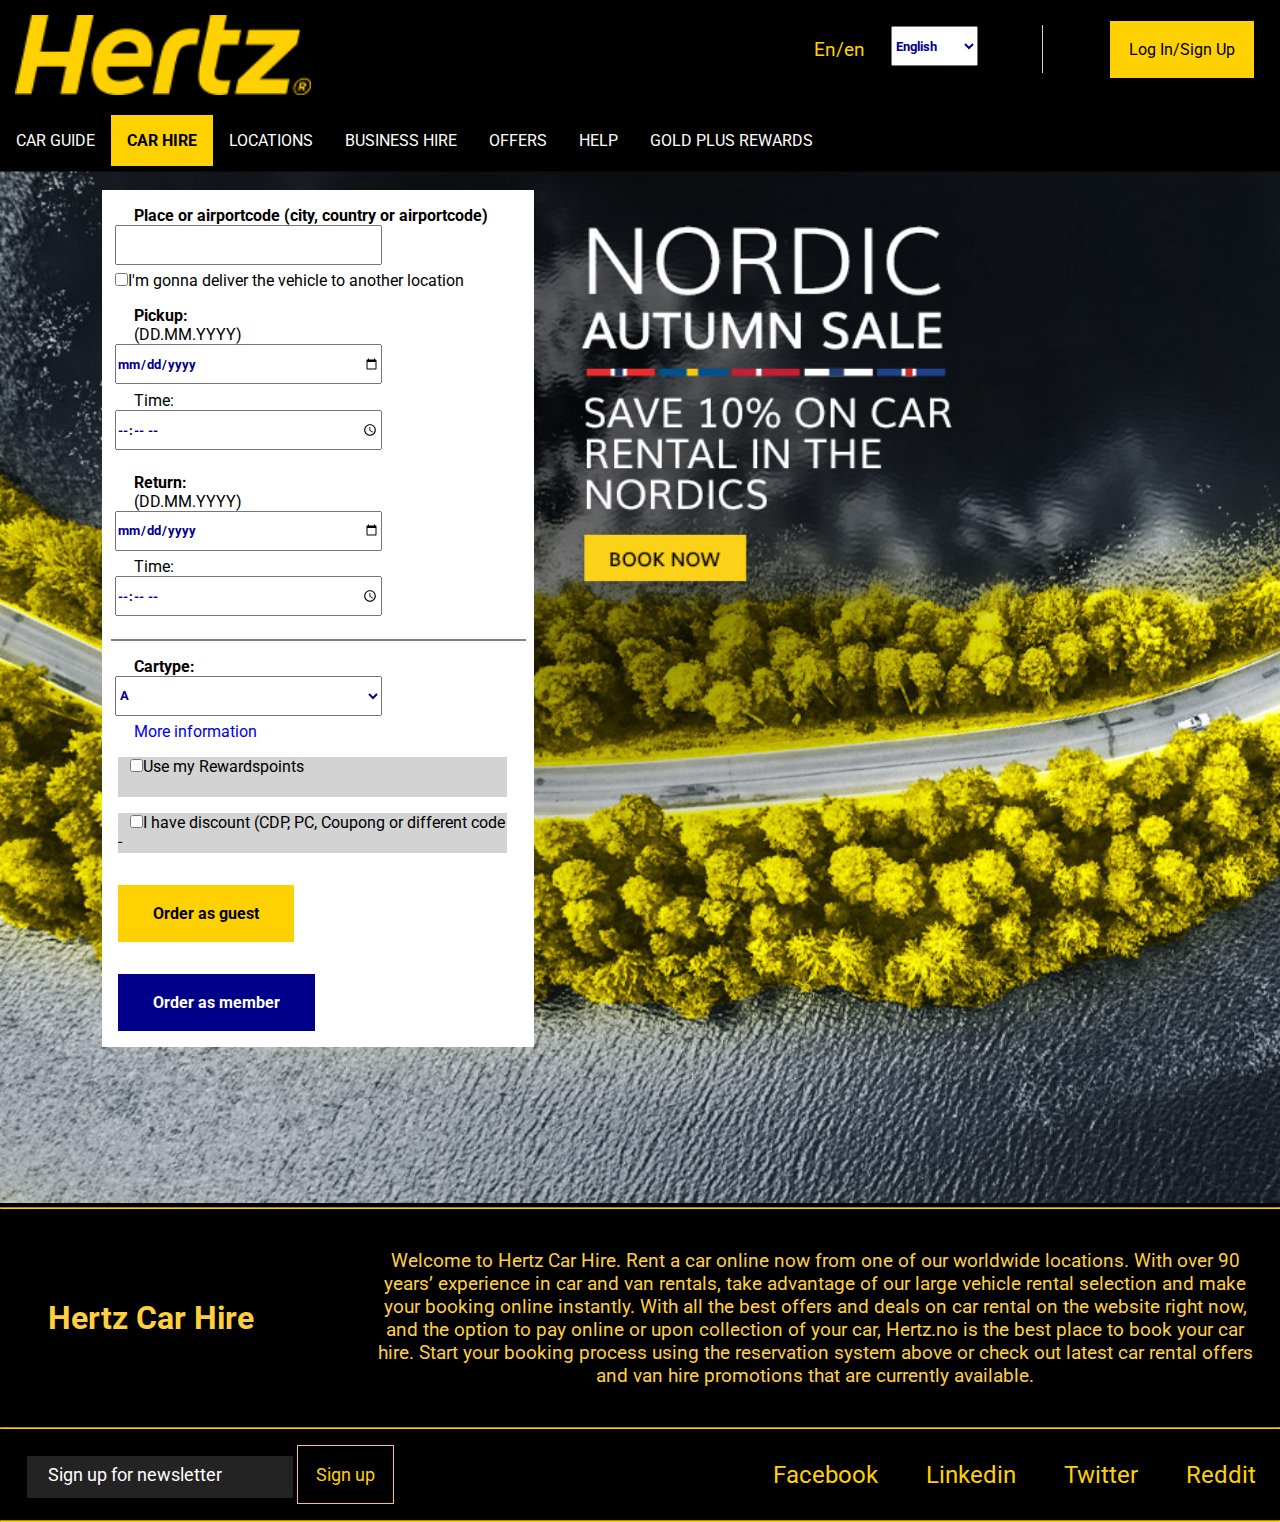
<file: index.html>
<!DOCTYPE html>
<html lang="en">
<head>
    <meta charset="UTF-8">
    <title>Car hire</title>
    <link type="text/css" rel="stylesheet" href="css/desktop.css"/>
    <link type="text/css" rel="stylesheet" href="css/mobile.css"/>
    <link type="text/css" rel="stylesheet" href="css/tablet.css"/>
    <link href="https://fonts.googleapis.com/css?family=Roboto&display=swap" rel="stylesheet">
</head>
<body>

<nav role="navigation" class="nav-bar">
    <div class="top-nav">
        <a href="index.html"><img id="logo" src="images/logo_hertz_app.png" alt="Hertz logo, click for home"></a>
        <form class="language-chooser" name="choose language">
            <label class="language-label" for="languages">En/en</label>
            <select name="languages" id="languages">
                <option name="english" value="english">
                    English
                </option>
                <option name="norsk" value="norsk">
                    Norsk
                </option>
                <option name="deutsch" value="deutsch">
                    Deutsch
                </option>
            </select>
            <div id="line-between-lan-and-sign"></div>
        </form>
        <div class="sign-up-button">
            <a href="service_not_implemented_yet.html">Log In/Sign Up</a>
        </div>
    </div>
    <ul class="menu-bar">
        <li><a href="car_list.html">CAR GUIDE</a></li>
        <li class="active-link"><a href="index.html">CAR HIRE</a></li>
        <li><a href="service_not_implemented_yet.html">LOCATIONS</a></li>
        <li><a href="service_not_implemented_yet.html">BUSINESS HIRE</a></li>
        <li><a href="service_not_implemented_yet.html">OFFERS</a></li>
        <li><a href="service_not_implemented_yet.html">HELP</a></li>
        <li><a href="service_not_implemented_yet.html">GOLD PLUS REWARDS</a></li>
    </ul>
    <nav role="navigation" id="collapsed-menu">
        <button onclick=openmenu() role="button">MENU</button>
        <ul id="collapsed-menu-bar" class="hide-collapsed-menu">
            <li><a href="car_list.html">CAR GUIDE</a></li>
            <li><a href="index.html">CAR HIRE</a></li>
            <li><a href="service_not_implemented_yet.html">LOCATIONS</a></li>
            <li><a href="service_not_implemented_yet.html">BUSINESS HIRE</a></li>
            <li><a href="service_not_implemented_yet.html">OFFERS</a></li>
            <li><a href="service_not_implemented_yet.html">HELP</a></li>
            <li><a href="service_not_implemented_yet.html">GOLD PLUS REWARDS</a></li>
            <li>
                <label class="language-label" for="languages_collapsed">EN/en</label>
                <select name="languages" id="languages_collapsed">
                    <option name="english" value="english">
                        English
                    </option>
                    <option name="norsk" value="norsk">
                        Norsk
                    </option>
                    <option name="deutsch" value="deutsch">
                        Deutsch
                    </option>
                </select>
            </li>
            <li><a href="service_not_implemented_yet.html">LOG IN/SIGN UP</a></li>
        </ul>
    </nav>
</nav>

<div class="res-div">
    <a href="service_not_implemented_yet.html" role="link" aria-label="Home">
        <img role="img" src="images/940x762-nordic-autumn-sale-carousel.jpg"
             alt="Nordic autumn sale, get a 10% discount on cars in the nordics"/>
    </a>
    <div id="res-form-index">
        <form role="form" action="order_form.html">
            <div>
                <label for="place-or-city-code"><h3>Place or airportcode (city, country or airportcode)</h3>
                </label><input
                    id="place-or-city-code" name="placeO3rCity" type="text">
            </div>
            <div>
                <input type="checkbox" role="checkbox" id="return-different-place-checkbox"><label
                    for="return-different-place-checkbox" id="label-return-dif-place">I'm gonna deliver the vehicle to
                another location</label>
            </div>
            <div>
                <h3>Pickup:</h3>
                <label for="pickup-input"><p>(DD.MM.YYYY)</p></label>
                <input type="date" id="pickup-input">
                <label for="pickup-time"><p>Time:</p></label><input type="time" id="pickup-time">
            </div>
            <div>
                <h3>Return:</h3>
                <label for="return-input"><p>(DD.MM.YYYY)</p></label>
                <input type="date" id="return-input">
                <label for="return-time"><p>Time:</p></label><input type="time" id="return-time">
            </div>
            <div id="res-form-hr"></div>
            <div>
                <label for="car-type-input"><h3>Cartype:</h3></label>
                <select id="car-type-input" name="carType">
                    <option value="A" value="A">A</option>
                    <option value="B" value="B">B</option>
                    <option value="C" value="C">C</option>
                    <option value="D" value="D">D</option>
                    <option value="EL" value="EL">EL</option>
                </select>
            </div>
            <div>
                <a href="car_list.html">More information</a>
            </div>
            <div id="use-reward-points-div">
                <input type="checkbox" id="use-reward-points-checkbox"><label for="use-reward-points-checkbox">Use
                my
                Rewardspoints</label></div>
            <div id="i-have-discount-div">
                <input type="checkbox" id="i-have-discount-checkbox"><label for="i-have-discount-checkbox">I have
                discount (CDP, PC, Coupong or different code -</label></div>
            <div>
                <input type="submit" name="guest" value="Order as guest" id="order-button-guest"
                       class="order-button">
                <input type="submit" name="member" value="Order as member" id="order-button-member"
                       class="order-button">
            </div>
        </form>
    </div>
    <hr class="splitHr">

    <div class="bottomContent">
        <div>
            <h1>Hertz Car Hire</h1>
        </div>
        <div>

            Welcome to Hertz Car Hire. Rent a car online now from one of our worldwide locations. With over 90 years’
            experience in car and van rentals, take advantage of our large vehicle rental selection and make your
            booking online instantly. With all the best offers and deals on car rental on the website right now, and the
            option to pay online or upon collection of your car, Hertz.no is the best place to book your car hire. Start
            your booking process using the reservation system above or check out latest car rental offers and van hire
            promotions that are currently available.
        </div>
    </div>
</div>
<hr class="splitHr">
<div class="socialMediaBar">
    <div id="newsletter">
        <form>
            <input aria-label="Sign up for newsletter" type="text" placeholder="Sign up for newsletter"
                   class="newsletterInput">
            <input type="submit" value="Sign up" class="submitButton"/>
        </form>
    </div>
    <div id="socialMediaLinks">
        <ul>
            <li><a href="#">Facebook</a></li>
            <li><a href="#">Linkedin</a></li>
            <li><a href="#">Twitter</a></li>
            <li><a href="#">Reddit</a></li>
        </ul>
    </div>
</div>
<hr class="splitHr">
<script src="js/menuhandler.js"></script>
</body>
</html>
</file>
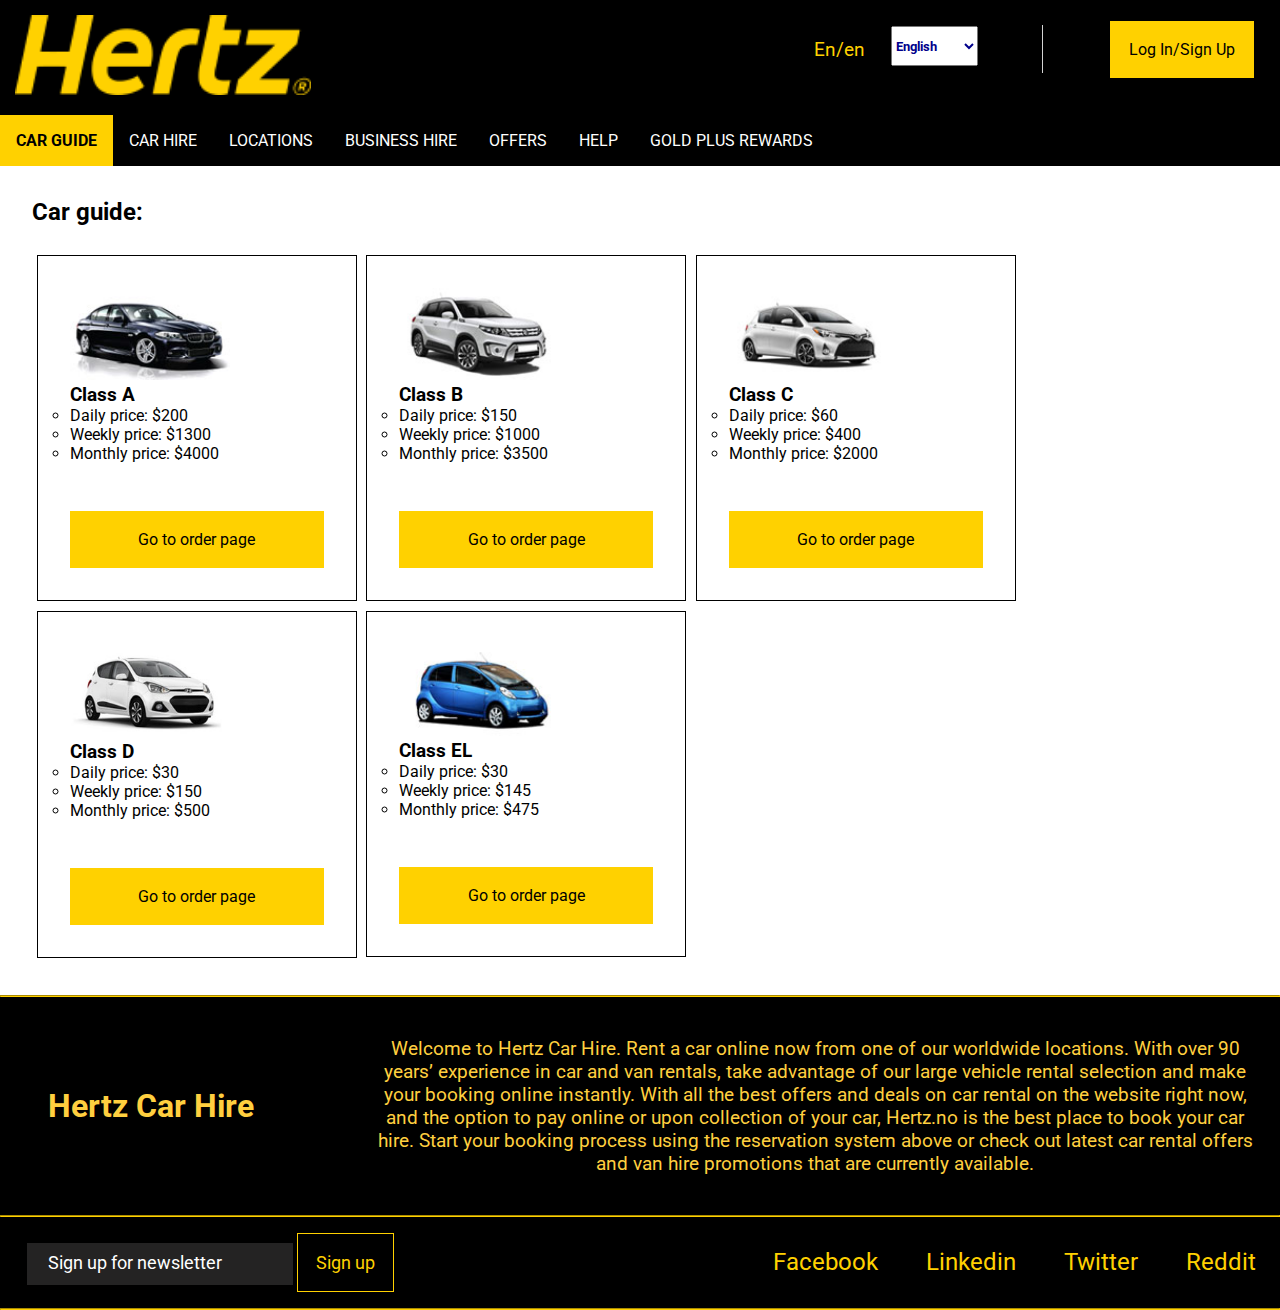
<file: car_list.html>
<!DOCTYPE html>
<html lang="en">
<head>
    <meta charset="UTF-8">
    <title>Cars</title>
    <link type="text/css" rel="stylesheet" href="css/desktop.css"/>
    <link type="text/css" rel="stylesheet" href="css/mobile.css"/>
    <link type="text/css" rel="stylesheet" href="css/tablet.css"/>
    <link href="https://fonts.googleapis.com/css?family=Roboto&display=swap" rel="stylesheet">
</head>
<body>

<nav role="navigation" class="nav-bar">
    <div class="top-nav">
        <a href="index.html"><img id="logo" src="images/logo_hertz_app.png" alt="Hertz logo, click for home"></a>
        <form class="language-chooser" name="choose language">
            <label class="language-label" for="languages">En/en</label>
            <select name="languages" id="languages">
                <option name="english" value="english">
                    English
                </option>
                <option name="norsk" value="norsk">
                    Norsk
                </option>
                <option name="deutsch" value="deutsch">
                    Deutsch
                </option>
            </select>
            <div id="line-between-lan-and-sign"></div>
        </form>
        <div class="sign-up-button">
            <a href="service_not_implemented_yet.html">Log In/Sign Up</a>
        </div>
    </div>
    <ul class="menu-bar">
        <li class="active-link"><a href="car_list.html">CAR GUIDE</a></li>
        <li><a href="index.html">CAR HIRE</a></li>
        <li><a href="service_not_implemented_yet.html">LOCATIONS</a></li>
        <li><a href="service_not_implemented_yet.html">BUSINESS HIRE</a></li>
        <li><a href="service_not_implemented_yet.html">OFFERS</a></li>
        <li><a href="service_not_implemented_yet.html">HELP</a></li>
        <li><a href="service_not_implemented_yet.html">GOLD PLUS REWARDS</a></li>
    </ul>
    <nav role="navigation" id="collapsed-menu">
        <button onclick=openmenu()>MENU</button>
        <ul id="collapsed-menu-bar" class="hide-collapsed-menu">
            <li><a href="car_list.html">CAR GUIDE</a></li>
            <li><a href="index.html">CAR HIRE</a></li>
            <li><a href="service_not_implemented_yet.html">LOCATIONS</a></li>
            <li><a href="service_not_implemented_yet.html">BUSINESS HIRE</a></li>
            <li><a href="service_not_implemented_yet.html">OFFERS</a></li>
            <li><a href="service_not_implemented_yet.html">HELP</a></li>
            <li><a href="service_not_implemented_yet.html">GOLD PLUS REWARDS</a></li>
            <li>
                <label class="language-label" for="languages_collapsed">EN/en</label>
                <select name="languages" id="languages_collapsed">
                    <option name="english" value="english">
                        English
                    </option>
                    <option name="norsk" value="norsk">
                        Norsk
                    </option>
                    <option name="deutsch" value="deutsch">
                        Deutsch
                    </option>
                </select>
            </li>
            <li><a href="service_not_implemented_yet.html">LOG IN/SIGN UP</a></li>
        </ul>
    </nav>
</nav>


<div id="car-list-div">
    <h2>Car guide:</h2>
    <ul>
        <li>
            <div class="car-info-div">
                <img src="images/Car_A.jpg" alt="Luxury car with 5 doors in category A">
                <h3>Class A</h3>
                <div class="car-info-facts">
                    <ul>
                        <li>Daily price: <span class="price" name="daily-price">$200</span></li>
                        <li>Weekly price: <span class="price" name="weekly-price">$1300</span></li>
                        <li>Monthly price: <span class="price" name="monthly-price">$4000</span></li>
                    </ul>
                </div>
                <a href="index.html">Go to order page</a>
            </div>
        </li>
        <li>
            <div class="car-info-div">
                <img src="images/Car_B.jpg" alt="Plus standard car with 5 doors in category B">
                <h3>Class B</h3>
                <div class="car-info-facts">
                    <ul>
                        <li>Daily price: <span class="price" name="daily-price">$150</span></li>
                        <li>Weekly price: <span class="price" name="weekly-price">$1000</span></li>
                        <li>Monthly price: <span class="price" name="monthly-price">$3500</span></li>
                    </ul>
                </div>
                <a href="index.html">Go to order page</a>
            </div>
        </li>
        <li>
            <div class="car-info-div">
                <img src="images/Car_C.jpg" alt="Normal car with 5 doors in category C">
                <h3>Class C</h3>
                <div class="car-info-facts">
                    <ul>
                        <li>Daily price: <span class="price" name="daily-price">$60</span></li>
                        <li>Weekly price: <span class="price" name="weekly-price">$400</span></li>
                        <li>Monthly price: <span class="price" name="monthly-price">$2000</span></li>
                    </ul>
                </div>
                <a href="index.html">Go to order page</a>
            </div>
        </li>
        <li>
            <div class="car-info-div">
                <img src="images/car_D.jpg" alt="Small car with 3 doors in category D">
                <h3>Class D</h3>
                <div class="car-info-facts">
                    <ul>
                        <li>Daily price: <span class="price" name="daily-price">$30</span></li>
                        <li>Weekly price: <span class="price" name="weekly-price">$150</span></li>
                        <li>Monthly price: <span class="price" name="monthly-price">$500</span></li>
                    </ul>
                </div>
                <a href="index.html">Go to order page</a>
            </div>
        </li>
        <li>
            <div class="car-info-div">
                <img src="images/Car_EL.jpg" alt="Small electric car with 3 doors in category EL">
                <h3>Class EL</h3>
                <div class="car-info-facts">
                    <ul>
                        <li>Daily price: <span class="price" name="daily-price">$30</span></li>
                        <li>Weekly price: <span class="price" name="weekly-price">$145</span></li>
                        <li>Monthly price: <span class="price" name="monthly-price">$475</span></li>
                    </ul>
                </div>
                <a href="index.html">Go to order page</a>
            </div>
        </li>
    </ul>
    <div class="clr"></div>
</div>
<hr class="splitHr">

<div class="bottomContent">
    <div>
        <h1>Hertz Car Hire</h1>
    </div>
    <div>

        Welcome to Hertz Car Hire. Rent a car online now from one of our worldwide locations. With over 90 years’
        experience in car and van rentals, take advantage of our large vehicle rental selection and make your
        booking online instantly. With all the best offers and deals on car rental on the website right now, and the
        option to pay online or upon collection of your car, Hertz.no is the best place to book your car hire. Start
        your booking process using the reservation system above or check out latest car rental offers and van hire
        promotions that are currently available.
    </div>
</div>
</div>
<hr class="splitHr">
<div class="socialMediaBar">
    <div id="newsletter">
        <form>
            <input aria-label="Sign up for newsletter" type="text" placeholder="Sign up for newsletter"
                   class="newsletterInput">
            <input type="submit" value="Sign up" class="submitButton"/>
        </form>
    </div>
    <div id="socialMediaLinks">
        <ul>
            <li><a href="#">Facebook</a></li>
            <li><a href="#">Linkedin</a></li>
            <li><a href="#">Twitter</a></li>
            <li><a href="#">Reddit</a></li>
        </ul>
    </div>
</div>
<hr class="splitHr">
<script src="js/menuhandler.js"></script>
</body>
</html>
</file>
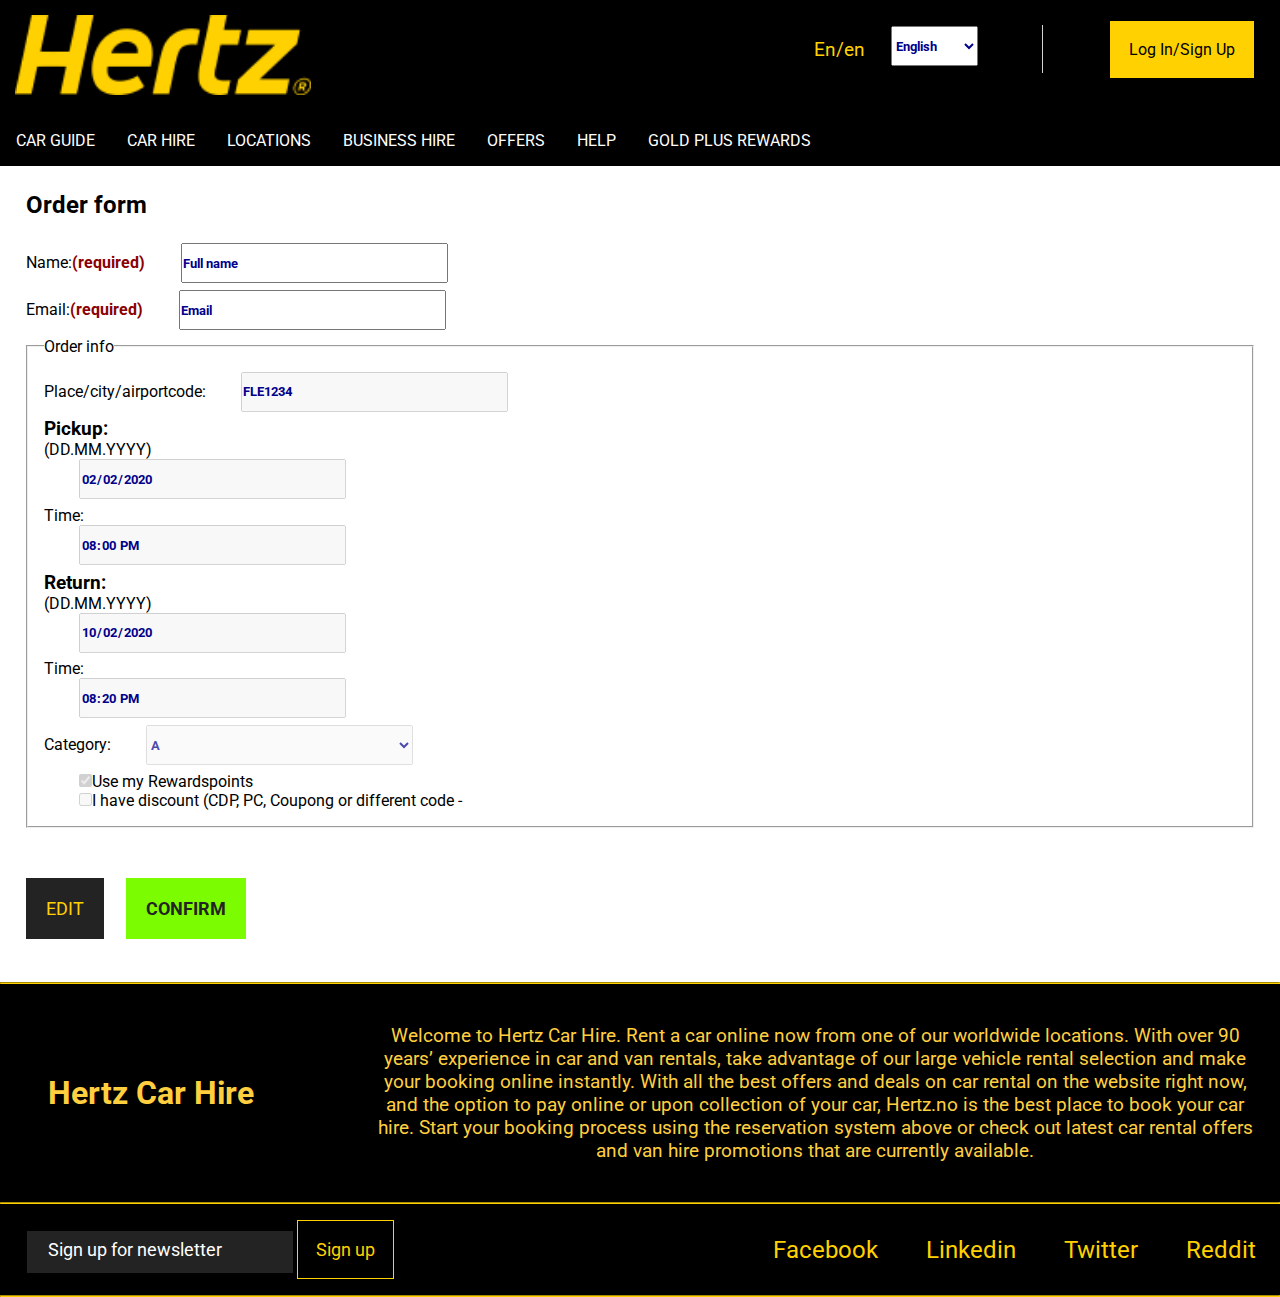
<file: order_form.html>
<!DOCTYPE html>
<html lang="en">
<head>
    <meta charset="UTF-8">
    <title>Order page</title>
    <link type="text/css" rel="stylesheet" href="css/desktop.css"/>
    <link type="text/css" rel="stylesheet" href="css/mobile.css"/>
    <link type="text/css" rel="stylesheet" href="css/tablet.css"/>
    <link href="https://fonts.googleapis.com/css?family=Roboto&display=swap" rel="stylesheet">
</head>
<body>

<nav role="navigation" class="nav-bar">
    <div class="top-nav">
        <a href="index.html"><img id="logo" src="images/logo_hertz_app.png" alt="Hertz logo, click for home"></a>
        <form class="language-chooser" name="choose language">
            <label class="language-label" for="languages">En/en</label>
            <select name="languages" id="languages">
                <option name="english" value="english">
                    English
                </option>
                <option name="norsk" value="norsk">
                    Norsk
                </option>
                <option name="deutsch" value="deutsch">
                    Deutsch
                </option>
            </select>
            <div id="line-between-lan-and-sign"></div>
        </form>
        <div class="sign-up-button">
            <a href="service_not_implemented_yet.html">Log In/Sign Up</a>
        </div>
    </div>
    <ul class="menu-bar">
        <li><a href="car_list.html">CAR GUIDE</a></li>
        <li><a href="index.html">CAR HIRE</a></li>
        <li><a href="service_not_implemented_yet.html">LOCATIONS</a></li>
        <li><a href="service_not_implemented_yet.html">BUSINESS HIRE</a></li>
        <li><a href="service_not_implemented_yet.html">OFFERS</a></li>
        <li><a href="service_not_implemented_yet.html">HELP</a></li>
        <li><a href="service_not_implemented_yet.html">GOLD PLUS REWARDS</a></li>
    </ul>
    <nav role="navigation" id="collapsed-menu">
        <button onclick=openmenu()>MENU</button>
        <ul id="collapsed-menu-bar" class="hide-collapsed-menu">
            <li><a href="car_list.html">CAR GUIDE</a></li>
            <li><a href="index.html">CAR HIRE</a></li>
            <li><a href="service_not_implemented_yet.html">LOCATIONS</a></li>
            <li><a href="service_not_implemented_yet.html">BUSINESS HIRE</a></li>
            <li><a href="service_not_implemented_yet.html">OFFERS</a></li>
            <li><a href="service_not_implemented_yet.html">HELP</a></li>
            <li><a href="service_not_implemented_yet.html">GOLD PLUS REWARDS</a></li>
            <li>
                <label class="language-label" for="languages_collapsed">EN/en</label>
                <select name="languages" id="languages_collapsed">
                    <option name="english" value="english">
                        English
                    </option>
                    <option name="norsk" value="norsk">
                        Norsk
                    </option>
                    <option name="deutsch" value="deutsch">
                        Deutsch
                    </option>
                </select>
            </li>
            <li><a href="service_not_implemented_yet.html">LOG IN/SIGN UP</a></li>
        </ul>
    </nav>
</nav>

<div id="res-form-order-page">
    <h2>Order form</h2>
    <form id="order-form" action="recap_page.html">
        <div>
            <label for="name">Name:</label><span class="red-text">(required)</span><input type="text" id="name" placeholder="Full name" required>
        </div>
        <label for="email">Email:</label><span class="red-text">(required)</span><input type="email" id="email" placeholder="Email" required>
        <fieldset id="disabled-info" disabled="disabled">
            <legend>Order info</legend>
            <div>
                <label for="place-or-citycode">Place/city/airportcode:</label><input id="place-or-citycode" type="text" value="FLE1234">
            </div>
            <div>
                <h3>Pickup:</h3>
                <label for="pickup-input"><p>(DD.MM.YYYY)</p></label>
                <input type="date" id="pickup-input" value="2020-02-02">
                <label for="pickup-time"><p>Time:</p></label><input type="time" id="pickup-time" value="20:00">
            </div>
            <div>
                <h3>Return:</h3>
                <label for="return-input"><p>(DD.MM.YYYY)</p></label>
                <input type="date" id="return-input" value="2020-10-02">
                <label for="return-time"><p>Time:</p></label><input type="time" id="return-time" value="20:20">
            </div>
            <div>
                <label for="car-type">Category:</label><select id="car-type">
                <option value="A" value="A">A</option>
                <option value="B" value="B">B</option>
                <option value="C" value="C">C</option>
                <option value="D" value="D">D</option>
                <option value="EL" value="EL">EL</option>
            </select>
            </div>
            <div>
                <input type="checkbox" id="use-reward-points-checkbox" checked><label for="use-reward-points-checkbox">Use
                my
                Rewardspoints</label>
            </div>
            <div>
                <input type="checkbox" id="i-have-discount-checkbox"><label for="i-have-discount-checkbox">I have
                discount (CDP, PC, Coupong or different code -</label>
            </div>
        </fieldset>
    </form>
    <button id="edit-button" onclick="function removeDisable() {
            let a = document.getElementById('disabled-info').disabled = false;
            console.log('disabled');
        }
        removeDisable()">EDIT
    </button>
    <button class="order-button" id="confirm-button" form="order-form" type="submit">CONFIRM</button>
</div>
<hr class="splitHr">

<div class="bottomContent">
    <div>
        <h1>Hertz Car Hire</h1>
    </div>
    <div>

        Welcome to Hertz Car Hire. Rent a car online now from one of our worldwide locations. With over 90 years’
        experience in car and van rentals, take advantage of our large vehicle rental selection and make your
        booking online instantly. With all the best offers and deals on car rental on the website right now, and the
        option to pay online or upon collection of your car, Hertz.no is the best place to book your car hire. Start
        your booking process using the reservation system above or check out latest car rental offers and van hire
        promotions that are currently available.
    </div>
</div>
</div>
<hr class="splitHr">
<div class="socialMediaBar">
    <div id="newsletter">
        <form>
            <input aria-label="Sign up for newsletter" type="text" placeholder="Sign up for newsletter"
                   class="newsletterInput">
            <input type="submit" value="Sign up" class="submitButton"/>
        </form>
    </div>
    <div id="socialMediaLinks">
        <ul>
            <li><a href="#">Facebook</a></li>
            <li><a href="#">Linkedin</a></li>
            <li><a href="#">Twitter</a></li>
            <li><a href="#">Reddit</a></li>
        </ul>
    </div>
</div>
<hr class="splitHr">
<script src="js/menuhandler.js"></script>
</body>
</html>
</file>
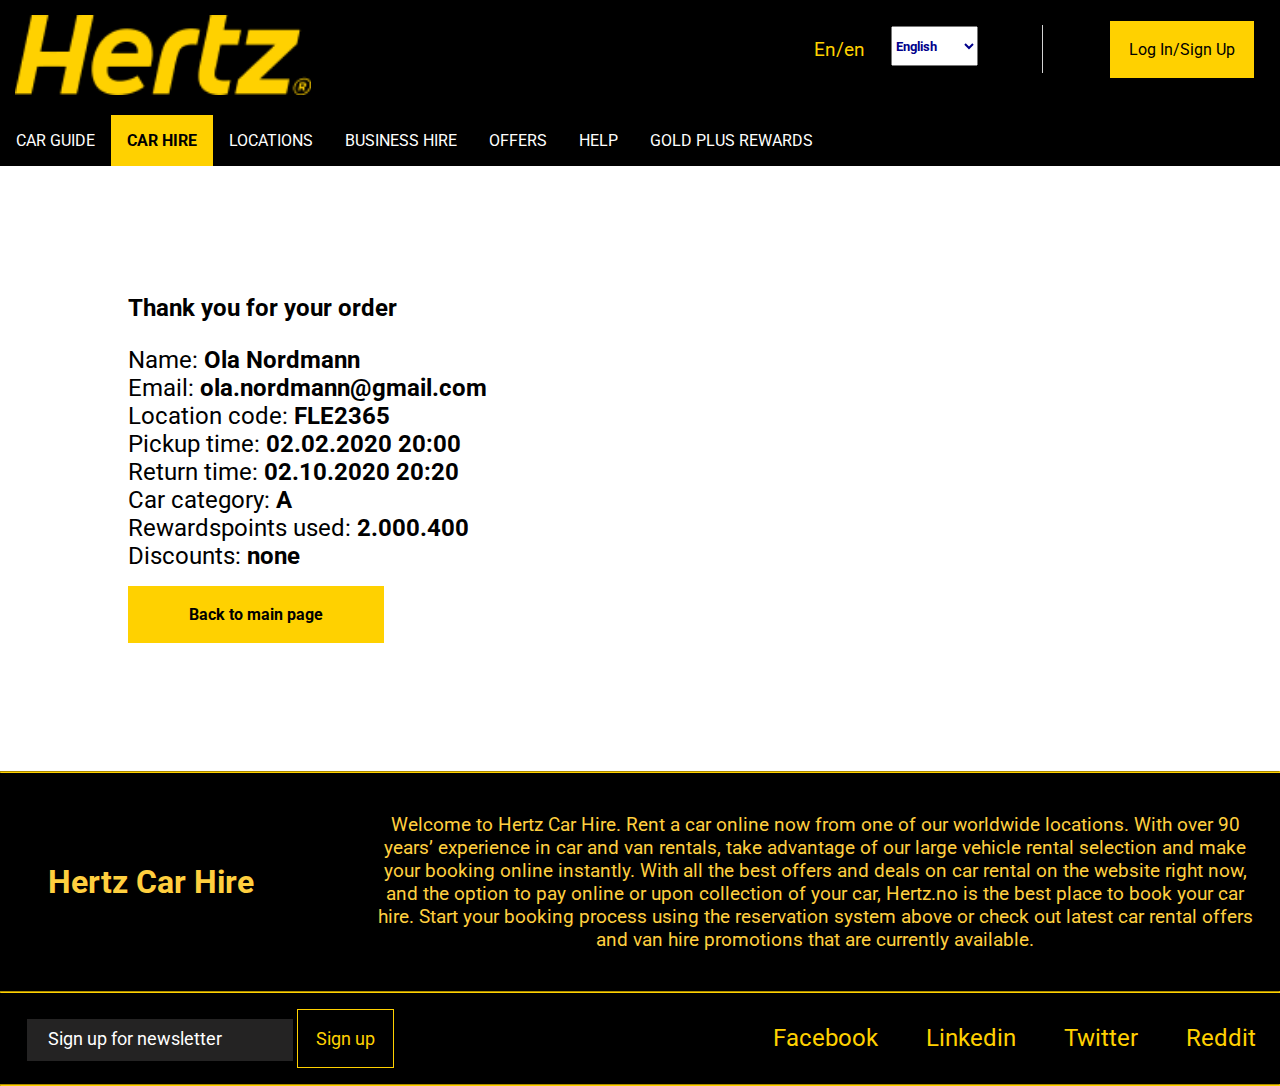
<file: recap_page.html>
<!DOCTYPE html>
<html lang="en">
<head>
    <meta charset="UTF-8">
    <title>Order summary</title>
    <link type="text/css" rel="stylesheet" href="css/desktop.css"/>
    <link type="text/css" rel="stylesheet" href="css/mobile.css"/>
    <link type="text/css" rel="stylesheet" href="css/tablet.css"/>
    <link href="https://fonts.googleapis.com/css?family=Roboto&display=swap" rel="stylesheet">
</head>
<body>

<nav role="navigation" class="nav-bar">
    <div class="top-nav">
        <a href="index.html"><img id="logo" src="images/logo_hertz_app.png" alt="Hertz logo, click for home"></a>
        <form class="language-chooser" name="choose language">
            <label class="language-label" for="languages">En/en</label>
            <select name="languages" id="languages">
                <option name="english" value="english">
                    English
                </option>
                <option name="norsk" value="norsk">
                    Norsk
                </option>
                <option name="deutsch" value="deutsch">
                    Deutsch
                </option>
            </select>
            <div id="line-between-lan-and-sign"></div>
        </form>
        <div class="sign-up-button">
            <a href="service_not_implemented_yet.html">Log In/Sign Up</a>
        </div>
    </div>
    <ul class="menu-bar">
        <li><a href="car_list.html">CAR GUIDE</a></li>
        <li class="active-link"><a href="index.html">CAR HIRE</a></li>
        <li><a href="service_not_implemented_yet.html">LOCATIONS</a></li>
        <li><a href="service_not_implemented_yet.html">BUSINESS HIRE</a></li>
        <li><a href="service_not_implemented_yet.html">OFFERS</a></li>
        <li><a href="service_not_implemented_yet.html">HELP</a></li>
        <li><a href="service_not_implemented_yet.html">GOLD PLUS REWARDS</a></li>
    </ul>
    <nav role="navigation" id="collapsed-menu">
        <button onclick=openmenu()>MENU</button>
        <ul id="collapsed-menu-bar" class="hide-collapsed-menu">
            <li><a href="car_list.html">CAR GUIDE</a></li>
            <li><a href="index.html">CAR HIRE</a></li>
            <li><a href="service_not_implemented_yet.html">LOCATIONS</a></li>
            <li><a href="service_not_implemented_yet.html">BUSINESS HIRE</a></li>
            <li><a href="service_not_implemented_yet.html">OFFERS</a></li>
            <li><a href="service_not_implemented_yet.html">HELP</a></li>
            <li><a href="service_not_implemented_yet.html">GOLD PLUS REWARDS</a></li>
            <li>
                <label class="language-label" for="languages_collapsed">EN/en</label>
                <select name="languages" id="languages_collapsed">
                    <option name="english" value="english">
                        English
                    </option>
                    <option name="norsk" value="norsk">
                        Norsk
                    </option>
                    <option name="deutsch" value="deutsch">
                        Deutsch
                    </option>
                </select>
            </li>
            <li><a href="service_not_implemented_yet.html">LOG IN/SIGN UP</a></li>
        </ul>
    </nav>
</nav>

<div id="recap-div">
    <h2>Thank you for your order</h2>
    <div>
        <p>Name:<span> Ola Nordmann</span></p>
        <p>Email:<span> ola.nordmann@gmail.com</span></p>
        <p>Location code:<span> FLE2365</span></p>
        <p>Pickup time:<span> 02.02.2020 20:00</span></p>
        <p>Return time:<span> 02.10.2020 20:20</span></p>
        <p>Car category:<span> A</span></p>
        <p>Rewardspoints used: <span> 2.000.400</span></p>
        <p>Discounts:<span> none</span></p>
    </div>
    <a href="index.html">Back to main page</a>
</div>
<hr class="splitHr">

<div class="bottomContent">
    <div>
        <h1>Hertz Car Hire</h1>
    </div>
    <div>

        Welcome to Hertz Car Hire. Rent a car online now from one of our worldwide locations. With over 90 years’
        experience in car and van rentals, take advantage of our large vehicle rental selection and make your
        booking online instantly. With all the best offers and deals on car rental on the website right now, and the
        option to pay online or upon collection of your car, Hertz.no is the best place to book your car hire. Start
        your booking process using the reservation system above or check out latest car rental offers and van hire
        promotions that are currently available.
    </div>
</div>
</div>
<hr class="splitHr">
<div class="socialMediaBar">
    <div id="newsletter">
        <form>
            <input aria-label="Sign up for newsletter" type="text" placeholder="Sign up for newsletter"
                   class="newsletterInput">
            <input type="submit" value="Sign up" class="submitButton"/>
        </form>
    </div>
    <div id="socialMediaLinks">
        <ul>
            <li><a href="#">Facebook</a></li>
            <li><a href="#">Linkedin</a></li>
            <li><a href="#">Twitter</a></li>
            <li><a href="#">Reddit</a></li>
        </ul>
    </div>
</div>
<hr class="splitHr">
<script src="js/menuhandler.js"></script>
</body>
</html>
</file>
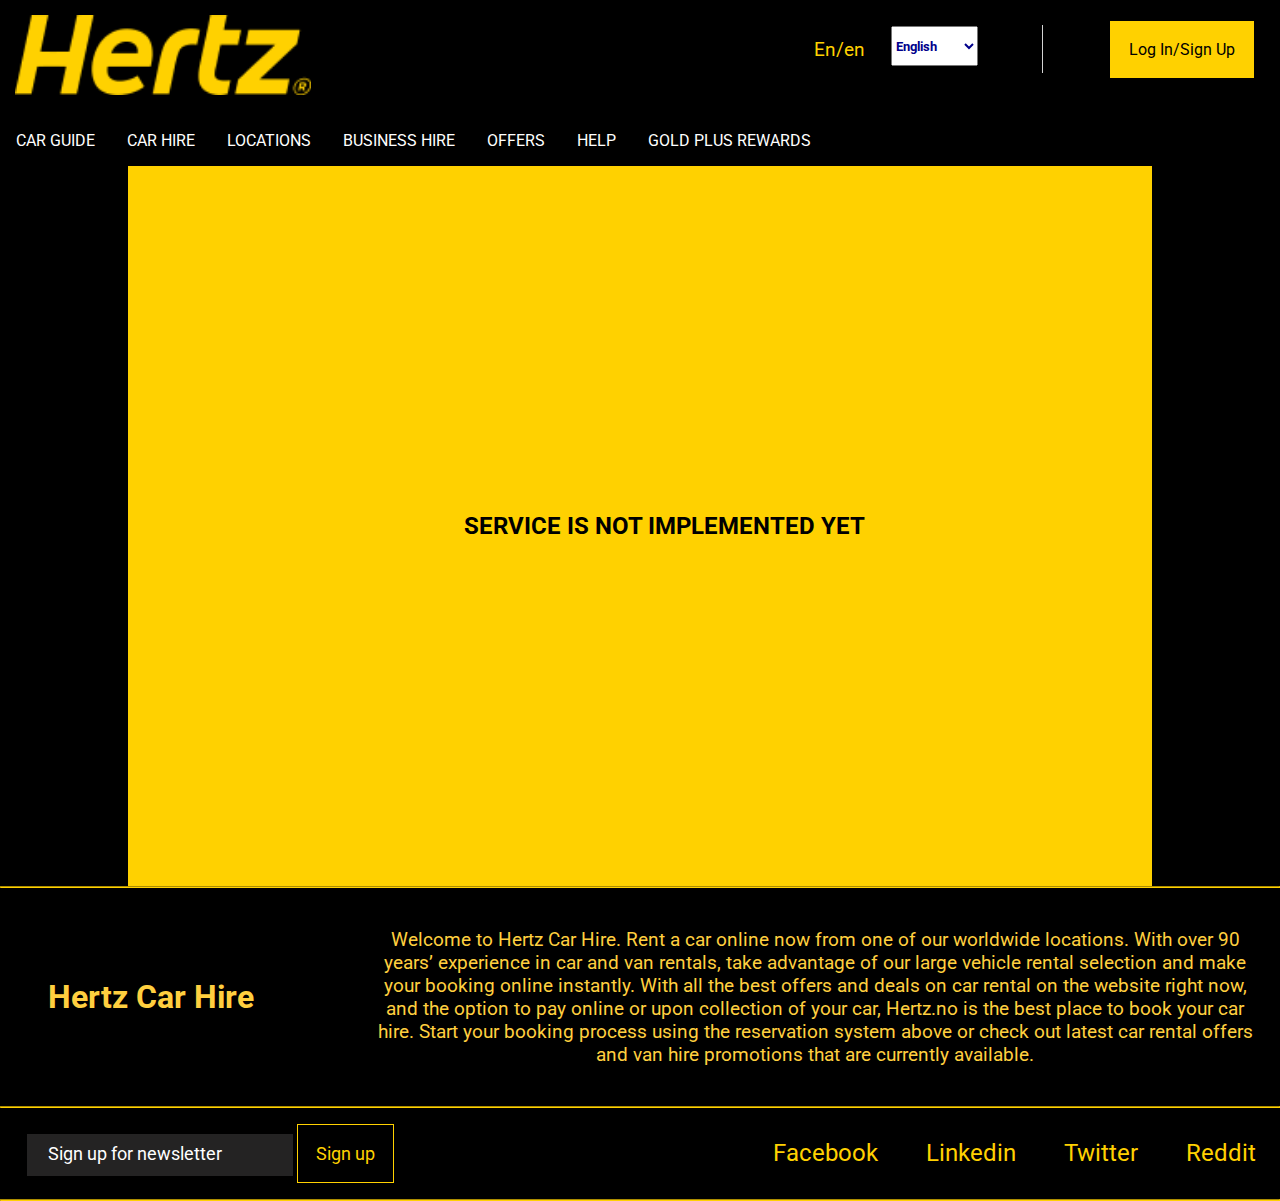
<file: service_not_implemented_yet.html>
<!DOCTYPE html>
<html lang="en">
<head>
    <meta charset="UTF-8">
    <title>Error page</title>
    <link type="text/css" rel="stylesheet" href="css/desktop.css"/>
    <link type="text/css" rel="stylesheet" href="css/mobile.css"/>
    <link type="text/css" rel="stylesheet" href="css/tablet.css"/>
    <link href="https://fonts.googleapis.com/css?family=Roboto&display=swap" rel="stylesheet">
</head>
<body>

<nav role="navigation" class="nav-bar">
    <div class="top-nav">
        <a href="index.html"><img id="logo" src="images/logo_hertz_app.png" alt="Hertz logo, click for home"></a>
        <form class="language-chooser" name="choose language">
            <label class="language-label" for="languages">En/en</label>
            <select name="languages" id="languages">
                <option name="english" value="english">
                    English
                </option>
                <option name="norsk" value="norsk">
                    Norsk
                </option>
                <option name="deutsch" value="deutsch">
                    Deutsch
                </option>
            </select>
            <div id="line-between-lan-and-sign"></div>
        </form>
        <div class="sign-up-button">
            <a href="service_not_implemented_yet.html">Log In/Sign Up</a>
        </div>
    </div>
    <ul class="menu-bar">
        <li><a href="car_list.html">CAR GUIDE</a></li>
        <li><a href="index.html">CAR HIRE</a></li>
        <li><a href="service_not_implemented_yet.html">LOCATIONS</a></li>
        <li><a href="service_not_implemented_yet.html">BUSINESS HIRE</a></li>
        <li><a href="service_not_implemented_yet.html">OFFERS</a></li>
        <li><a href="service_not_implemented_yet.html">HELP</a></li>
        <li><a href="service_not_implemented_yet.html">GOLD PLUS REWARDS</a></li>
    </ul>
    <nav role="navigation" id="collapsed-menu">
        <button onclick=openmenu()>MENU</button>
        <ul id="collapsed-menu-bar" class="hide-collapsed-menu">
            <li><a href="car_list.html">CAR GUIDE</a></li>
            <li><a href="index.html">CAR HIRE</a></li>
            <li><a href="service_not_implemented_yet.html">LOCATIONS</a></li>
            <li><a href="service_not_implemented_yet.html">BUSINESS HIRE</a></li>
            <li><a href="service_not_implemented_yet.html">OFFERS</a></li>
            <li><a href="service_not_implemented_yet.html">HELP</a></li>
            <li><a href="service_not_implemented_yet.html">GOLD PLUS REWARDS</a></li>
            <li>
                <label class="language-label" for="languages_collapsed">EN/en</label>
                <select name="languages" id="languages_collapsed">
                    <option name="english" value="english">
                        English
                    </option>
                    <option name="norsk" value="norsk">
                        Norsk
                    </option>
                    <option name="deutsch" value="deutsch">
                        Deutsch
                    </option>
                </select>
            </li>
            <li><a href="service_not_implemented_yet.html">LOG IN/SIGN UP</a></li>
        </ul>
    </nav>
</nav>


<div class="res-div">
    <div id="error-message">
       <p>SERVICE IS NOT IMPLEMENTED YET</p>
    </div>
</div>
<hr class="splitHr">

<div class="bottomContent">
    <div>
        <h1>Hertz Car Hire</h1>
    </div>
    <div>

        Welcome to Hertz Car Hire. Rent a car online now from one of our worldwide locations. With over 90 years’
        experience in car and van rentals, take advantage of our large vehicle rental selection and make your
        booking online instantly. With all the best offers and deals on car rental on the website right now, and the
        option to pay online or upon collection of your car, Hertz.no is the best place to book your car hire. Start
        your booking process using the reservation system above or check out latest car rental offers and van hire
        promotions that are currently available.
    </div>
</div>
</div>
<hr class="splitHr">
<div class="socialMediaBar">
    <div id="newsletter">
        <form>
            <input aria-label="Sign up for newsletter" type="text" placeholder="Sign up for newsletter"
                   class="newsletterInput">
            <input type="submit" value="Sign up" class="submitButton"/>
        </form>
    </div>
    <div id="socialMediaLinks">
        <ul>
            <li><a href="#">Facebook</a></li>
            <li><a href="#">Linkedin</a></li>
            <li><a href="#">Twitter</a></li>
            <li><a href="#">Reddit</a></li>
        </ul>
    </div>
</div>
<hr class="splitHr">
<script src="js/menuhandler.js"></script>
</body>
</html>
</file>
<file: css/desktop.css>
/* Desktop */
@media only screen and (min-width: 961px) {

    #logo {
        margin-top: 5%;
        margin-left: 5%;
        height: 5em;
    }

    .red-text {
        color: darkred;
        font-weight: bold;
    }

    #collapsed-menu {
        display: none;
    }

    .nav-bar {
        display: flex;
        flex-direction: column;
        background-color: black;
    }

    .menu-bar li a:focus {
        color: black;
        background-color: #ffd100;
    }

    .top-nav {
        display: inline-flex;
    }

    #line-between-lan-and-sign {
        height: 3em;
        width: 0.1em;
        background-color: lightgray;
        margin-left: 4em;
    }

    .language-chooser {
        display: inline-flex;
        align-items: center;
        margin-left: auto;
        margin-right: 2%;
        padding: 1em;
    }

    .language-chooser select {
        width: 7em;
    }

    .language-label {
        color: #ffd100;
        margin-right: 1em;
        font-size: 1.2em;
    }

    .sign-up-button {
        display: inline-flex;
        align-self: center;
        margin-left: 2%;
        margin-right: 2%;
    }

    .sign-up-button {
        background-color: #ffd100;
        border: .2em solid #ffd100;
        padding: 1em;
    }

    .sign-up-button a {
        text-decoration: none;
        color: black;
    }

    .sign-up-button:hover {
        background-color: black;
        color: #ffd100;
    }

    .sign-up-button:hover a {
        color: #ffd100;
    }

    .menu-bar {
        list-style-type: none;
        display: inline-flex;
    }

    .menu-bar a {
        color: white;
        text-decoration: none;
        padding: 1em;
        display: block;
        text-align: center;
    }

    .menu-bar li {
        font-size: 1em;
        width: auto;
        margin-top: 1em;
    }

    .menu-bar li:hover a {
        background-color: #ffd100;
        color: black;
        position: relative;
        z-index: 2;
        margin: 0;
    }

    #res-form-index ul {
        list-style-type: none;
        display: inline-flex;
    }

    #res-form-index li {
        width: auto;
        padding-bottom: .5em;
        height: 2em;
        text-decoration: none;
        text-align: center;
    }

    #res-form-index {
        background-color: white;
        width: 27em;
        position: absolute;
        top: 1.5em;
        left: 8%;
    }

    #res-form-index a {
        margin-left: 2em;
    }

    #error-message {
        margin-left: 10%;
        background-color: #ffd100;
        width: 80%;
        height: 30em;
        display: flex;
        justify-content: center;
        align-items: center;
        font-size: x-large;
        font-weight: bolder;
        color: black;
    }

    .res-div {
        position: relative;
        background-color: black;
        overflow: hidden;
    }

    .res-div img {
        width:  100%;
        min-width: 75em;
        max-width: 100em;
    }

    .res-div h3 {
        font-size: 1em;
        font-weight: bold;
        margin: 1em 0em 0em 2em;
    }

    .res-div p {
        font-size: 1em;
        margin-left: 2em;
        display: block;
    }

    .res-div input[type="text"], input[type="date"], input[type="time"], select {
        margin-left: 3%;
        margin-bottom: 0.5em;
        height: 3em;
        width: 20em;
    }

    .res-div input[type="checkbox"], #order-form input[type="checkbox"] {
        margin-left: 3%;
    }

    .res-div select, #order-form select {
        width: 20em;
        font-weight: bold;
    }

    #res-form-hr {
        width: 96%;
        margin-left: 2%;
        margin-top: 1em;
        height: .1em;
        background-color: gray;
    }

    .order-button {
        padding: 1em 2em;
        font-size: 1em;
        font-weight: bold;
        position: relative;
        margin: 1em;
    }

    #edit-button {
        color: #ffd100;
        background-color: #242323;
        border: 2px solid #242323;
        font-size: large;
        padding: 1em;
    }

    #edit-button:hover {
        color: #242323;
        background-color: #ffd100;
    }

    #confirm-button {
        color: #242323;
        background-color: lawngreen;
        border: 2px solid lawngreen;
        font-size: large;
        padding: 1em;
    }

    #confirm-button:hover {
        background-color: #ffd100;
        border-color: #ffd100;
    }

    #order-button-member {
        background-color: darkblue;
        color: white;
        border: 0.2em solid darkblue;
    }

    #order-button-guest {
        background-color: #ffd100;
        color: black;
        border: 0.2em solid #ffd100;
    }

    #order-button-member:hover {
        background-color: white;
        color: darkblue;
        border: 0.2em solid darkblue;
    }

    #order-button-guest:hover {
        background-color: black;
        color: #ffd100;
        border: 0.2em solid #ffd100;
    }

    #i-have-discount-div, #use-reward-points-div {
        width: 90%;
        height: 2.5em;
        background-color: lightgray;
        margin: 1em;
    }

    #car-list-div {
        padding: 2em;
        width: 100%;
        background: white;
    }

    #car-list-div >  ul > li {
        list-style-type: none;
        float: left;
    }

    h2 {
        margin-bottom: 1em;
    }

    .car-info-div {
        margin: .3em;
        width: 20em;
        border: .1em solid black;
        padding: 2em;
        background-color: white;
    }

    .car-info-div img {
        width: 10em;
    }

    .car-info-div a {
        background-color: #ffd100;
        color: black;
        text-decoration: none;
        padding: 1em 1em;
        display: block;
        text-align: center;
        border: .2em solid #ffd100;
        margin-top: 3em;
    }

    .car-info-div a:hover {
        background-color: black;
        color: #ffd100;
        text-decoration: none;
        padding: 1em 1em;
        display: block;
        text-align: center;
        border: .2em solid #ffd100;
    }

    .active-link a {
        background-color: #ffd100;
        color: black;
        font-weight: bold;
    }

    #res-form-order-page {
        padding: 2%;
        width: 100%;
        background-color: white;
    }

    #order-form input[type="text"], input[type="email"], input[type="date"], input[type="time"], select {
        margin-left: 3%;
        margin-bottom: 0.5em;
        height: 3em;
        width: 20em;
        color: darkblue;
        font-weight: bold;
    }

    #order-form input::placeholder {
        color: darkblue;
    }

    #order-form fieldset {
        padding: 1em;
        margin-bottom: 2em;
    }

    #recap-div {
        width: 100%;
        padding: 10%;
        background-color: white;
    }

    #recap-div p {
        font-size: x-large;
    }

    #recap-div span {
        font-weight: bold;
    }

    #recap-div a {
        background-color: #ffd100;
        color: black;
        text-decoration: none;
        padding: 1em 1em;
        display: block;
        text-align: center;
        border: .2em solid #ffd100;
        margin-top: 1em;
        width: 16em;
        font-weight: bold;
    }

    #recap-div a:hover {
        background-color: black;
        color: #ffd100;
        text-decoration: none;
        padding: 1em 1em;
        display: block;
        text-align: center;
        border: .2em solid #ffd100;
    }

    .splitHr {
        border-color: #ffd100;
    }

    .bottomContent {
        display: inline-flex;
        padding: 1em;
        margin: 1.5em 0em;
    }

    .bottomContent div:nth-child(1) {
        color: rgb(255, 207, 63);
        margin: auto 7em auto 2em;
        white-space: nowrap;
    }

    .bottomContent div:nth-child(2) {
        font-size: 1.2em;
        vertical-align: center;
        color: rgb(255, 207, 63);
        text-align: center;
    }

    .selectedTab {
        background-color: rgb(255, 207, 63);
    }

    .formItem {
        margin-bottom: 20px;
    }

    .submitButton {
        background-color: black;
        border: 1px solid #ffd100;
        padding: 1em;
        color: #ffd100;
        font-size: large;
    }

    #newsletter {
        margin: 1em 0em;
    }

    .newsletterInput {
        color: white;
        background-color: #242323;
        border: 1px solid #242323;
        padding: 1.5em;
        height: 2em;
        width: 20em;
        margin-left: 2em;
    }

    .newsletterInput::placeholder {
        color: white;
        font-size: large;
    }

    .socialMediaBar {
        display: flex;
        align-items: center;
    }

    #socialMediaLinks {
        margin-left: auto;
    }

    #socialMediaLinks ul {
        list-style-type: none;
        display: inline-flex;
    }

    #socialMediaLinks li {
        margin: 1em 1em;
        font-size: x-large;
    }

    #socialMediaLinks a,
    #socialMediaLinks a:visited {
        color: #ffd100;
    }

    #socialMediaLinks a:hover {
        text-decoration: underline;
    }

    a,
    a:visited {
        text-decoration: none;
    }

    body {
        background-color: black;
    }

    .clr{
        clear:both;
        font-size:0;
    }

}

* {
    margin: 0;
    padding: 0;
    box-sizing: border-box;
    font-family: 'Roboto';
}
</file>
<file: css/mobile.css>
/*Mobile*/
@media only screen and (max-width: 400px) {
    .nav-bar {
        display: flex;
        flex-direction: row;
        background-color: black;
        height: 5em;
    }

    #logo {
        margin-top: 10%;
        margin-left: 10%;
        height: 3em;
    }

    .language-chooser, .sign-up-button, .menu-bar, .hide-collapsed-menu {
        display: none;
    }

    #res-form-index {
        background-color: white;
        width: 100%;
        padding: 1%;
    }

    #error-message {
        border: 5px solid black;
        background-color: #ffd100;
        width: 100%;
        height: 20em;
        display: flex;
        justify-content: center;
        align-items: center;
        font-size: x-large;
        font-weight: bolder;
        color: black;
    }

    .res-div {
        width: 100%;
    }

    .res-div img {
        display: none;
    }

    .res-div h3 {
        font-size: 1em;
        font-weight: bold;
        margin: 0.8em 0em 0em 1em;
    }

    .res-div p {
        font-size: small;
        margin-left: 1em;
        display: block;
    }

    .res-div input[type="text"], input[type="date"], input[type="time"], select {
        margin-left: 0.5em;
        margin-bottom: 0.5em;
        width: 90%;
    }

    .res-div input[type="checkbox"] {
        margin-left: 0.5em;
    }

    .res-div select {
        width: 90%;
    }

    #res-form-hr {
        width: 90%;
        margin-left: 5%;
        margin-top: 1em;
        height: .1em;
        background-color: gray;
    }

    .order-button {
        display: block;
        width: 100%;
        padding: 1em 2em;
        font-size: 1.5em;
        cursor: pointer;
        text-align: center;
        margin-bottom: .5em;
        margin-top: .5em;
    }

    #edit-button {
        color: #ffd100;
        background-color: #242323;
        border: 2px solid #242323;
        font-size: large;
        padding: 1em;
    }

    #edit-button:hover {
        color: #242323;
        background-color: #ffd100;
    }

    #confirm-button {
        color: #242323;
        background-color: lawngreen;
        border: 2px solid lawngreen;
        font-size: large;
        padding: 1em;
    }

    #confirm-button:hover {
        background-color: #ffd100;
        border-color: #ffd100;
    }

    #order-button-member {
        background-color: darkblue;
        color: white;
        border: .1em solid darkblue;
    }


    #order-button-member:hover {
        background-color: white;
        color: darkblue;
        border: .1em solid darkblue;
    }

    #order-button-guest {
        background-color: #ffd100;
        color: black;
        border: .1em solid #ffd100;
    }

    #order-button-guest:hover, #res-form-order-page button:hover {
        background-color: black;
        color: #ffd100;
        border: .1em solid #ffd100;
    }

    #i-have-discount-div, #use-reward-points-div {
        width: 96%;
        height: 3em;
        background-color: lightgray;
        margin: 2%;
    }

    #collapsed-menu {
        display: inline-flex;
        justify-items: center;
        position: absolute;
        right: 0;
        top: 0;
        height: 5em;
        z-index: 2;
    }

    #collapsed-menu button {
        background-color: #ffd100;
        color: black;
        border: none;
        width: 5em;
    }

    #collapsed-menu li {
        text-decoration: none;
        color: white;
        list-style-type: none;
        background-color: black;
        padding: 1em 5em 1em 2em;
    }

    #collapsed-menu a {
        text-decoration: none;
        color: white;
    }

    #collapsed-menu li:hover {
        background-color: #ffd100;
    }

    #collapsed-menu li:hover a {
        color: black;
        background-color: #ffd100;
    }

    #res-form-index a {
        margin-left: 2em;
    }

    #res-form-order-page {
        margin: 2em;
    }

    #order-form input[type="text"], input[type="email"], input[type="date"], input[type="time"], select {
        margin-left: 3%;
        margin-bottom: 0.5em;
        height: 3em;
        width: 90%;
        color: darkblue;
        font-weight: bold;
    }

    #order-form input::placeholder {
        color: darkblue;
    }

    #order-form fieldset {
        padding: 1em;
        margin-bottom: 2em;
    }

    .red-text {
        color: darkred;
        font-weight: bold;
    }

    #car-list-div {
        margin: 2em;
        width: 100%;
    }

    #car-list-div > ul > li {
        list-style-type: none;
        float: left;
    }

    h2 {
        margin-bottom: 1em;
    }

    .clr{
        clear:both;
        font-size:0;
    }

    .car-info-div {
        margin: .3em;
        border: .1em solid black;
        padding: 1.5em;
        font-size: large;
    }

    .car-info-div img {
        width: 10em;
    }

    #collapsed-menu li a:focus {
        color: black;
        background-color: #ffd100;
    }

    .car-info-div a {
        background-color: #ffd100;
        color: black;
        text-decoration: none;
        padding: 1em 1em;
        display: block;
        text-align: center;
        border: .2em solid #ffd100;
        margin-top: 1em;
    }

    .car-info-div a:hover {
        background-color: black;
        color: #ffd100;
        text-decoration: none;
        padding: 1em 1em;
        display: block;
        text-align: center;
        border: .2em solid #ffd100;
    }

    .active-link a {
        background-color: #ffd100;
        color: black;
        font-weight: bold;
    }


    #recap-div {
        width: 100%;
        padding: 10%;
        background-color: white;
        overflow-wrap: break-word;
    }



    #recap-div span {
        font-weight: bold;
    }

    #recap-div a {
        background-color: #ffd100;
        color: black;
        text-decoration: none;
        padding: 1em 1em;
        display: block;
        text-align: center;
        border: .2em solid #ffd100;
        margin-top: 1em;
        font-weight: bold;
    }

    #recap-div a:hover {
        background-color: black;
        color: #ffd100;
        text-decoration: none;
        padding: 1em 1em;
        display: block;
        text-align: center;
        border: .2em solid #ffd100;
    }


    .splitHr {
        display: none;
    }

    .bottomContent {
        display: none;
    }

    .selectedTab {
        background-color: rgb(255, 207, 63);
    }

    .formItem {
        margin-bottom: 20px;
    }

    .submitButton {
        background-color: black;
        border: 1px solid #ffd100;
        padding: 1em;
        margin-left: 1.1em;
        color: #ffd100;
    }

    #newsletter, #newsletter form {
        margin: 1em 0em;
    }

    .newsletterInput {
        color: white;
        background-color: #242323;
        border: 1px solid #242323;
        height: 2em;
        padding: 2em;
        margin-left: 5%;
    }

    .newsletterInput::placeholder {
        color: white;
        font-size: large;
    }

    .socialMediaBar {
        display: flex;
        align-items: flex-start;
        flex-direction: column;
        background-color: black;
    }

    #socialMediaLinks {
        margin-right: auto;
    }

    #socialMediaLinks ul {
        list-style-type: none;
    }

    #socialMediaLinks li {
        margin: 1em 1em;
        font-size: large;
    }

    #socialMediaLinks a,
    #socialMediaLinks a:visited {
        color: #ffd100;
    }

    #socialMediaLinks a:hover {
        text-decoration: underline;
    }

    a,
    a:visited {
        text-decoration: none;
    }

    body {
        background-color: white;
    }
}
</file>
<file: css/tablet.css>
/*Tablet*/
@media only screen and (min-width: 401px) and (max-width: 960px) {
    .nav-bar {
        display: flex;
        flex-direction: row;
        background-color: black;
        height: 5em;
    }

    .red-text {
        color: darkred;
        font-weight: bold;
    }

    #logo {
        margin-top: 10%;
        margin-left: 10%;
        height: 2em;
    }

    .language-chooser, .sign-up-button, .menu-bar, .hide-collapsed-menu {
        display: none;
    }

    #res-form-index, #res-form-order-page {
        background-color: white;
        width: 100%;
        height: 55em;
    }

    #res-form-index a {
        margin-left: 2em;
    }

    #error-message {
        border: 5px solid black;
        margin-left: 2%;
        background-color: #ffd100;
        width: 96%;
        height: 20em;
        display: flex;
        justify-content: center;
        align-items: center;
        font-size: x-large;
        font-weight: bolder;
        color: black;
    }

    .res-div {
        background-color: black;
        top: 5em;
        bottom: 1em;
        width: 100%;
    }

    .res-div img {
        display: none;
    }

    .res-div h3 {
        font-size: 1.2em;
        font-weight: bold;
        margin: 0.8em 0em 0em 4%;
    }

    .res-div p {
        font-size: 1em;
        margin-left: 4%;
        display: block;
    }

    .res-div input[type="text"], input[type="date"], input[type="time"], select {
        margin-left: 3%;
        margin-bottom: 0.5em;
        height: 3em;
        width: 94%;
    }

    .res-div input[type="checkbox"] {
        margin-left: 3%;
    }

    .res-div select {
        width: 94%;
        font-weight: bold;
    }

    #res-form-hr {
        width: 96%;
        margin-left: 2%;
        margin-top: 1em;
        height: .1em;
        background-color: gray;
    }

    .order-button {
        display: inline-block;
        width: 40%;
        min-width: 9em;
        margin-left: 1em;
        margin-bottom: .1em;
        font-size: 1.5em;
        padding: 1em 1.2em;
        cursor: pointer;
        text-align: center;
    }

    #order-button-member {
        background-color: darkblue;
        color: white;
        border: 2px solid darkblue;
    }

    #order-button-guest {
        background-color: #ffd100;
        color: black;
        border: 2px solid #ffd100;
    }

    #order-button-member:hover {
        background-color: white;
        color: darkblue;
        border: 2px solid darkblue;
    }

    #order-button-guest:hover {
        background-color: black;
        color: #ffd100;
        border: 2px solid #ffd100;
    }

    #edit-button {
        color: #ffd100;
        background-color: #242323;
        border: 2px solid #242323;
        font-size: large;
        padding: 1em;
    }

    #edit-button:hover {
        color: #242323;
        background-color: #ffd100;
    }

    #confirm-button {
        color: #242323;
        background-color: lawngreen;
        border: 2px solid lawngreen;
        font-size: large;
        padding: 1em;
    }

    #confirm-button:hover {
        background-color: #ffd100;
        border-color: #ffd100;
    }

    #i-have-discount-div, #use-reward-points-div {
        width: 96%;
        height: 3em;
        background-color: lightgray;
        margin: 2%;
    }

    #collapsed-menu {
        display: inline-flex;
        justify-items: center;
        position: absolute;
        right: 0;
        top: 0;
        height: 5em;
        z-index: 2;
    }


    #collapsed-menu button {
        background-color: #ffd100;
        color: black;
        border: none;
        width: 5em;
    }

    #collapsed-menu li {
        text-decoration: none;
        color: white;
        list-style-type: none;
        background-color: black;
        padding: 1em 5em 1em 2em;
    }

    #collapsed-menu a {
        text-decoration: none;
        color: white;
    }

    #collapsed-menu li:hover {
        background-color: #ffd100;
    }

    #collapsed-menu li:hover a {
        color: black;
        background-color: #ffd100;
    }


    #collapsed-menu li a:focus {
        color: black;
        background-color: #ffd100;
    }
    #order-form input[type="text"], input[type="email"], input[type="date"], input[type="time"], select {
        margin-left: 3%;
        margin-bottom: 1em;
        height: 3em;
        width: 90%;
        color: darkblue;
        font-weight: bold;
    }

    #order-form fieldset {
        padding: 1em;
        margin-bottom: 2em;
    }

    #car-list-div {
        margin: 2%;
        width: 96%;
    }

    .clr{
        clear:both;
        font-size:0;
    }


    #car-list-div > ul > li {
        list-style-type: none;
        float: left;
        background-color: white;
    }

    h2 {
        margin-bottom: 1em;
    }

    .car-info-div {
        margin: .3em;
        border: .1em solid black;
        padding: 2em;
        font-size: large;
    }

    .car-info-div img {
        width: 12em;
    }

    .car-info-div a {
        background-color: #ffd100;
        color: black;
        text-decoration: none;
        padding: 1em 1em;
        display: block;
        text-align: center;
        border: .2em solid #ffd100;
        margin-top: 1em;
    }

    #order-form input::placeholder {
        color: darkblue;
    }

    .car-info-div a:hover {
        background-color: black;
        color: #ffd100;
        text-decoration: none;
        padding: 1em 1em;
        display: block;
        text-align: center;
        border: .2em solid #ffd100;
    }

    .active-link a {
        background-color: #ffd100;
        color: black;
        font-weight: bold;
    }

    #recap-div {
        width: 100%;
        padding: 10%;
        background-color: white;
    }

    #recap-div p {
        font-size: large;
    }

    #recap-div span {
        font-weight: bold;
    }

    #recap-div a {
        background-color: #ffd100;
        color: black;
        text-decoration: none;
        padding: 1em 1em;
        display: block;
        text-align: center;
        border: .2em solid #ffd100;
        margin-top: 1em;
        font-weight: bold;
    }

    #recap-div a:hover {
        background-color: black;
        color: #ffd100;
        text-decoration: none;
        padding: 1em 1em;
        display: block;
        text-align: center;
        border: .2em solid #ffd100;
    }


    .splitHr {
        display: none;
    }

    .bottomContent {
        display: none;
    }

    .selectedTab {
        background-color: rgb(255, 207, 63);
    }

    .formItem {
        margin-bottom: 20px;
    }

    .submitButton {
        background-color: black;
        border: 1px solid #ffd100;
        padding: 1em;
        color: #ffd100;
        font-size: large;
    }

    #newsletter {
        margin: 1em 0em;
    }

    .newsletterInput {
        color: white;
        background-color: #242323;
        border: 1px solid #242323;
        padding: 1.5em;
        height: 2em;
        width: 20em;
        margin-left: 2em;
    }

    .newsletterInput::placeholder {
        color: white;
        font-size: large;
    }

    .socialMediaBar {
        display: flex;
        flex-direction: column;
        align-items: center;
        background-color: black;
    }

    #socialMediaLinks {
        margin-left: auto;
    }

    #socialMediaLinks ul {
        list-style-type: none;
        display: inline-flex;
    }

    #socialMediaLinks li {
        margin: 1em 1em;
        font-size: large;
    }

    #socialMediaLinks a,
    #socialMediaLinks a:visited {
        color: #ffd100;
    }

    #socialMediaLinks a:hover {
        text-decoration: underline;
    }

    a,
    a:visited {
        text-decoration: none;
    }

    body {
        background-color: white;
    }

}
</file>
